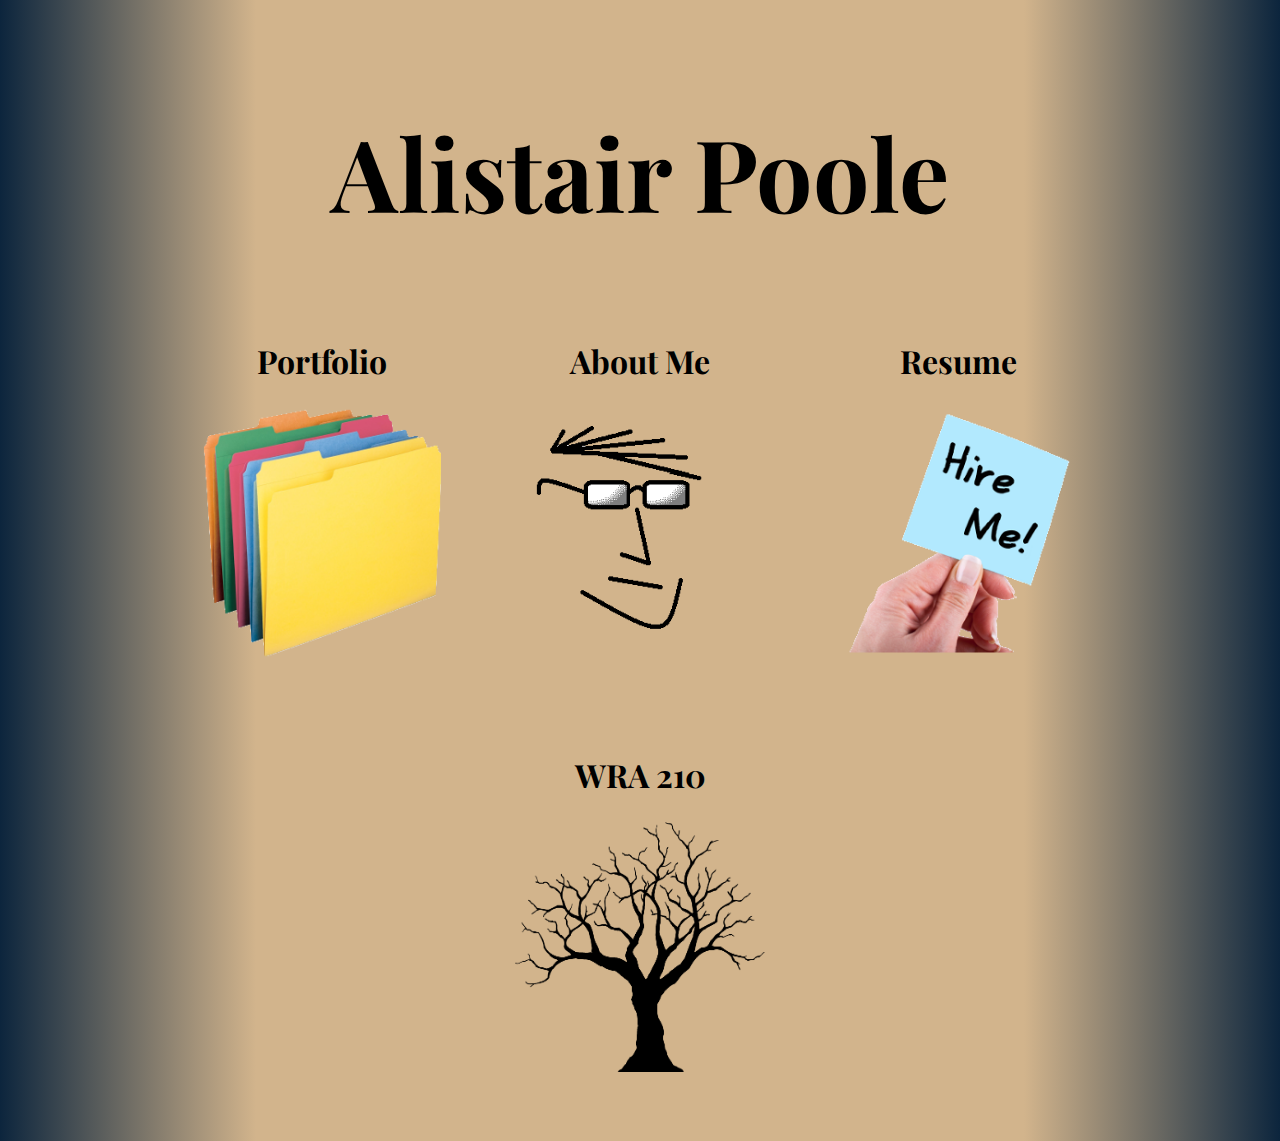
<file: index.html>
<!DOCTYPE html>
<html><head><meta http-equiv="Content-Type" content="text/html; charset=UTF-8">
  <meta charset="utf-8">
  
  <link rel="stylesheet" type="text/css" href="landingstyles.css">
  <link href='https://fonts.googleapis.com/css?family=Playfair+Display' rel='stylesheet' type='text/css'>
  
  <title>
  Alistair Poole
  </title>
  
  </head>
  
  <body id="grad">
  <div class="banner">
  </div>
  <div class="title">
  <h1>Alistair Poole</h1>
  </div>
  <div class="holder">
	<a href="portfolio.html"><div id="button">
		<h2>Portfolio</h2>
		<img src="temp.png" height="250" width="250">
	</div></a>
	<a href="about.html"><div id="button">
		<h2>About Me</h2>
		<img src="profile.png" height="250" width="250">
	</div></a>
	<a href="resume.pdf"><div id="button">
		<h2>Resume</h2>
		<img src="Resume.png" height="250" width="250">
	</div></a>
	<a href="WRA210/WRA210.html"><div id="button">
		<h2>WRA 210</h2>
		<img src="cooltree.png" height="250" width="250">
	</div></a>
  </div>
  </body>
  
 </html>
</file>
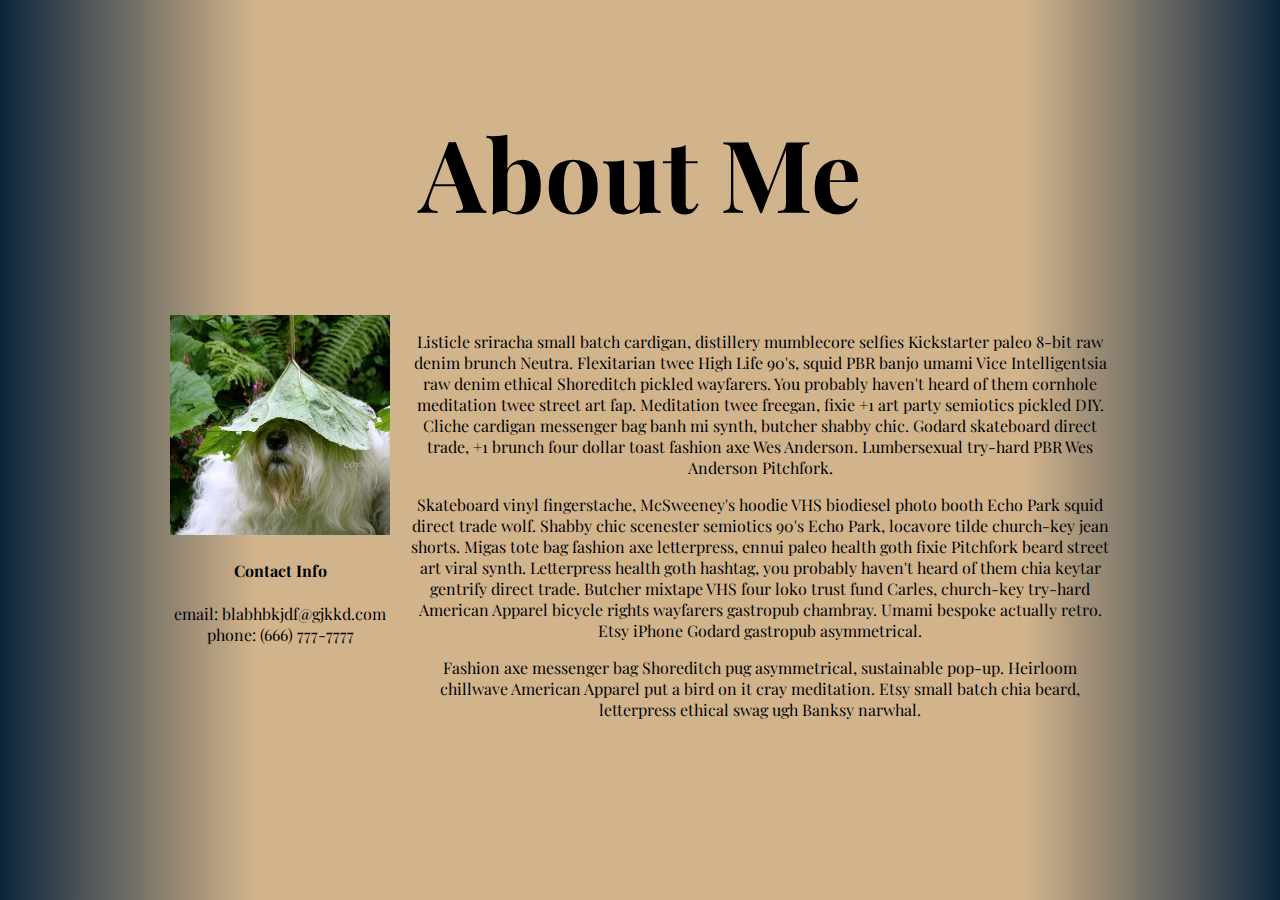
<file: about.html>
<!DOCTYPE html>
<html><head><meta http-equiv="Content-Type" content="text/html; charset=UTF-8">
  <meta charset="utf-8">
  
  <link rel="stylesheet" type="text/css" href="landingstyles.css">
  <link href='https://fonts.googleapis.com/css?family=Playfair+Display' rel='stylesheet' type='text/css'>
  
  <title>
  Alistair Poole
  </title>
  
  </head>
  
  <body id="grad">
	<div class="banner">
	</div>
	<div class="title">
	<h1>About Me</h1>
	</div>
	<div class="holder" style="display: flex;">
		<div class="menu">
			<img src="Wizard.jpg" height="220" width="220"/>
			<h4>Contact Info</h4>
			<p>email: blabhbkjdf@gjkkd.com<br/>phone: (666) 777-7777</p>
		</div>
		<div class="content">
			<p>Listicle sriracha small batch cardigan, distillery mumblecore selfies Kickstarter paleo 8-bit raw denim brunch Neutra. Flexitarian twee High Life 90's, squid PBR banjo umami Vice Intelligentsia raw denim ethical Shoreditch pickled wayfarers. You probably haven't heard of them cornhole meditation twee street art fap. Meditation twee freegan, fixie +1 art party semiotics pickled DIY. Cliche cardigan messenger bag banh mi synth, butcher shabby chic. Godard skateboard direct trade, +1 brunch four dollar toast fashion axe Wes Anderson. Lumbersexual try-hard PBR Wes Anderson Pitchfork.
</p><p>
Skateboard vinyl fingerstache, McSweeney's hoodie VHS biodiesel photo booth Echo Park squid direct trade wolf. Shabby chic scenester semiotics 90's Echo Park, locavore tilde church-key jean shorts. Migas tote bag fashion axe letterpress, ennui paleo health goth fixie Pitchfork beard street art viral synth. Letterpress health goth hashtag, you probably haven't heard of them chia keytar gentrify direct trade. Butcher mixtape VHS four loko trust fund Carles, church-key try-hard American Apparel bicycle rights wayfarers gastropub chambray. Umami bespoke actually retro. Etsy iPhone Godard gastropub asymmetrical.
</p><p>
Fashion axe messenger bag Shoreditch pug asymmetrical, sustainable pop-up. Heirloom chillwave American Apparel put a bird on it cray meditation. Etsy small batch chia beard, letterpress ethical swag ugh Banksy narwhal.</p>
		</div>
	</div>
  </body>
  
 </html>
</file>
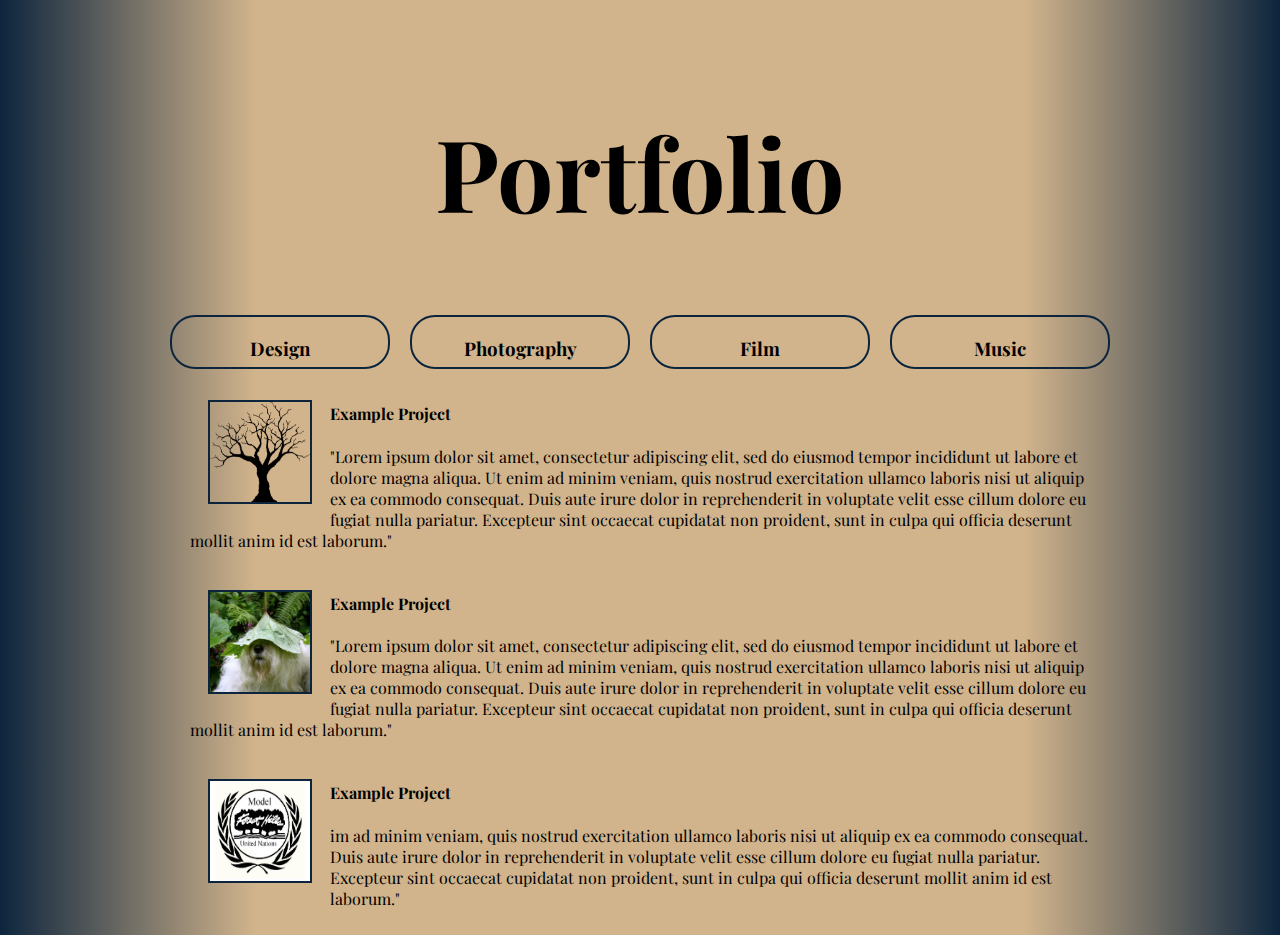
<file: artsdesign.html>
<!DOCTYPE html>
<html><head><meta http-equiv="Content-Type" content="text/html; charset=UTF-8">
  <meta charset="utf-8">
  
  <link rel="stylesheet" type="text/css" href="landingstyles.css">
  <link href='https://fonts.googleapis.com/css?family=Playfair+Display' rel='stylesheet' type='text/css'>
  
  <title>
  Alistair Poole
  </title>
  
  </head>
  
  <body id="grad">
  <div class="banner">
  </div>
  <div class="title">
  <h1>Portfolio</h1>
  </div>
  <div class="filterholder">	
	<div id="filter" class="filter">
	<a href="portfolio.html"><h3>Design</h3></a>
	</div>
	<div id="filter" class="filter">
	<a href="portfolio.html"><h3>Photography</h3></a>
	</div>
	<div id="filter" class="filter">
	<a href="portfolio.html"><h3>Film</h3></a>
	</div>
	<div id="filter" class="filter">
	<a href="portfolio.html"><h3>Music</h3></a>
	</div>
  </div>
  <div class="holder">
	<div id="highlight" class="element">
		<div class="image">
		<img src="cooltree.png" height="100" width="100"/>
		</div>
		<h4>Example Project</h4>
		<p>"Lorem ipsum dolor sit amet, consectetur adipiscing elit, sed do eiusmod tempor incididunt ut labore et dolore magna aliqua. Ut enim ad minim veniam, quis nostrud exercitation ullamco laboris nisi ut aliquip ex ea commodo consequat. Duis aute irure dolor in reprehenderit in voluptate velit esse cillum dolore eu fugiat nulla pariatur. Excepteur sint occaecat cupidatat non proident, sunt in culpa qui officia deserunt mollit anim id est laborum."</p>
	</div>
	<div id="highlight" class="element">
		<div class="image">
		<img src="Wizard.jpg" height="100" width="100"/>
		</div>
		<h4>Example Project</h4>
		<p>"Lorem ipsum dolor sit amet, consectetur adipiscing elit, sed do eiusmod tempor incididunt ut labore et dolore magna aliqua. Ut enim ad minim veniam, quis nostrud exercitation ullamco laboris nisi ut aliquip ex ea commodo consequat. Duis aute irure dolor in reprehenderit in voluptate velit esse cillum dolore eu fugiat nulla pariatur. Excepteur sint occaecat cupidatat non proident, sunt in culpa qui officia deserunt mollit anim id est laborum."</p>
	</div>
	<div id="highlight" class="element">
		<div class="image">
		<img src="FHMUN.png" height="100" width="100"/>
		</div>
		<h4>Example Project</h4>
		<p>im ad minim veniam, quis nostrud exercitation ullamco laboris nisi ut aliquip ex ea commodo consequat. Duis aute irure dolor in reprehenderit in voluptate velit esse cillum dolore eu fugiat nulla pariatur. Excepteur sint occaecat cupidatat non proident, sunt in culpa qui officia deserunt mollit anim id est laborum."</p>
	</div>
  </div>
  </body>
  
 </html>
</file>
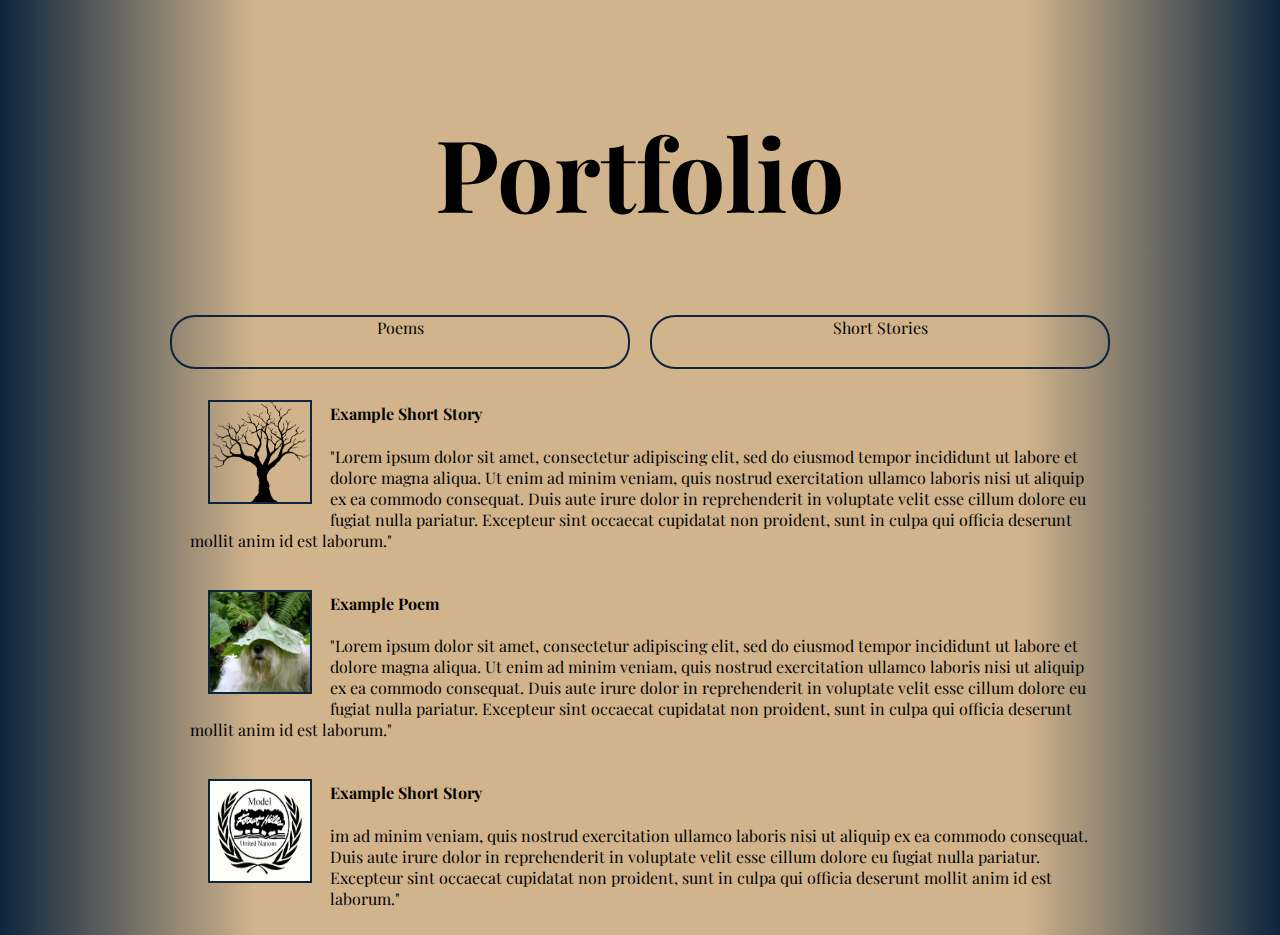
<file: creativewriting.html>
<!DOCTYPE html>
<html><head><meta http-equiv="Content-Type" content="text/html; charset=UTF-8">
  <meta charset="utf-8">
  
  <link rel="stylesheet" type="text/css" href="landingstyles.css">
  <link href='https://fonts.googleapis.com/css?family=Playfair+Display' rel='stylesheet' type='text/css'>
  <!--<script src="showhide.js"></script>-->
  <script>
  $(document).ready(function(){
    var links = $('.bound');
    var divs = $('div');
    links.click(function(event){
       divs.hide();
       divs.filter('.' + event.target.id).show();
    });
  });
  </script>
  <title>
  Alistair Poole
  </title>
  
  </head>
  
  <body id="grad">
  <div class="banner">
  </div>
  <div class="title">
  <h1>Portfolio</h1>
  </div>
  <div class="filterholder">	
	<!--<div id="filter" class="filter" onclick="showhide1()">
	<h3>Poems</h3>
	</div>
	<div id="filter" class="filter" onclick="showhide2()">
	<h3>Short Stories</h3>
	</div>-->
	<div id="filter" class="filter">
	<a href="#" class="bound" id="poem">Poems</a>
	</div>
	<div id="filter" class="filter">
	<a href="#" class="bound" id="short">Short Stories</a>
	</div>
  </div>
  <div class="holder">
	<div id="poem" class="element">
		<div class="image">
		<img src="cooltree.png" height="100" width="100"/>
		</div>
		<h4>Example Short Story</h4>
		<p>"Lorem ipsum dolor sit amet, consectetur adipiscing elit, sed do eiusmod tempor incididunt ut labore et dolore magna aliqua. Ut enim ad minim veniam, quis nostrud exercitation ullamco laboris nisi ut aliquip ex ea commodo consequat. Duis aute irure dolor in reprehenderit in voluptate velit esse cillum dolore eu fugiat nulla pariatur. Excepteur sint occaecat cupidatat non proident, sunt in culpa qui officia deserunt mollit anim id est laborum."</p>
	</div>
	<div id="poem" class="element">
		<div class="image">
		<img src="Wizard.jpg" height="100" width="100"/>
		</div>
		<h4>Example Poem</h4>
		<p>"Lorem ipsum dolor sit amet, consectetur adipiscing elit, sed do eiusmod tempor incididunt ut labore et dolore magna aliqua. Ut enim ad minim veniam, quis nostrud exercitation ullamco laboris nisi ut aliquip ex ea commodo consequat. Duis aute irure dolor in reprehenderit in voluptate velit esse cillum dolore eu fugiat nulla pariatur. Excepteur sint occaecat cupidatat non proident, sunt in culpa qui officia deserunt mollit anim id est laborum."</p>
	</div>
	<div id="short" class="element">
		<div class="image">
		<img src="FHMUN.png" height="100" width="100"/>
		</div>
		<h4>Example Short Story</h4>
		<p>im ad minim veniam, quis nostrud exercitation ullamco laboris nisi ut aliquip ex ea commodo consequat. Duis aute irure dolor in reprehenderit in voluptate velit esse cillum dolore eu fugiat nulla pariatur. Excepteur sint occaecat cupidatat non proident, sunt in culpa qui officia deserunt mollit anim id est laborum."</p>
	</div>
  </div>
  </body>
  
 </html>
</file>
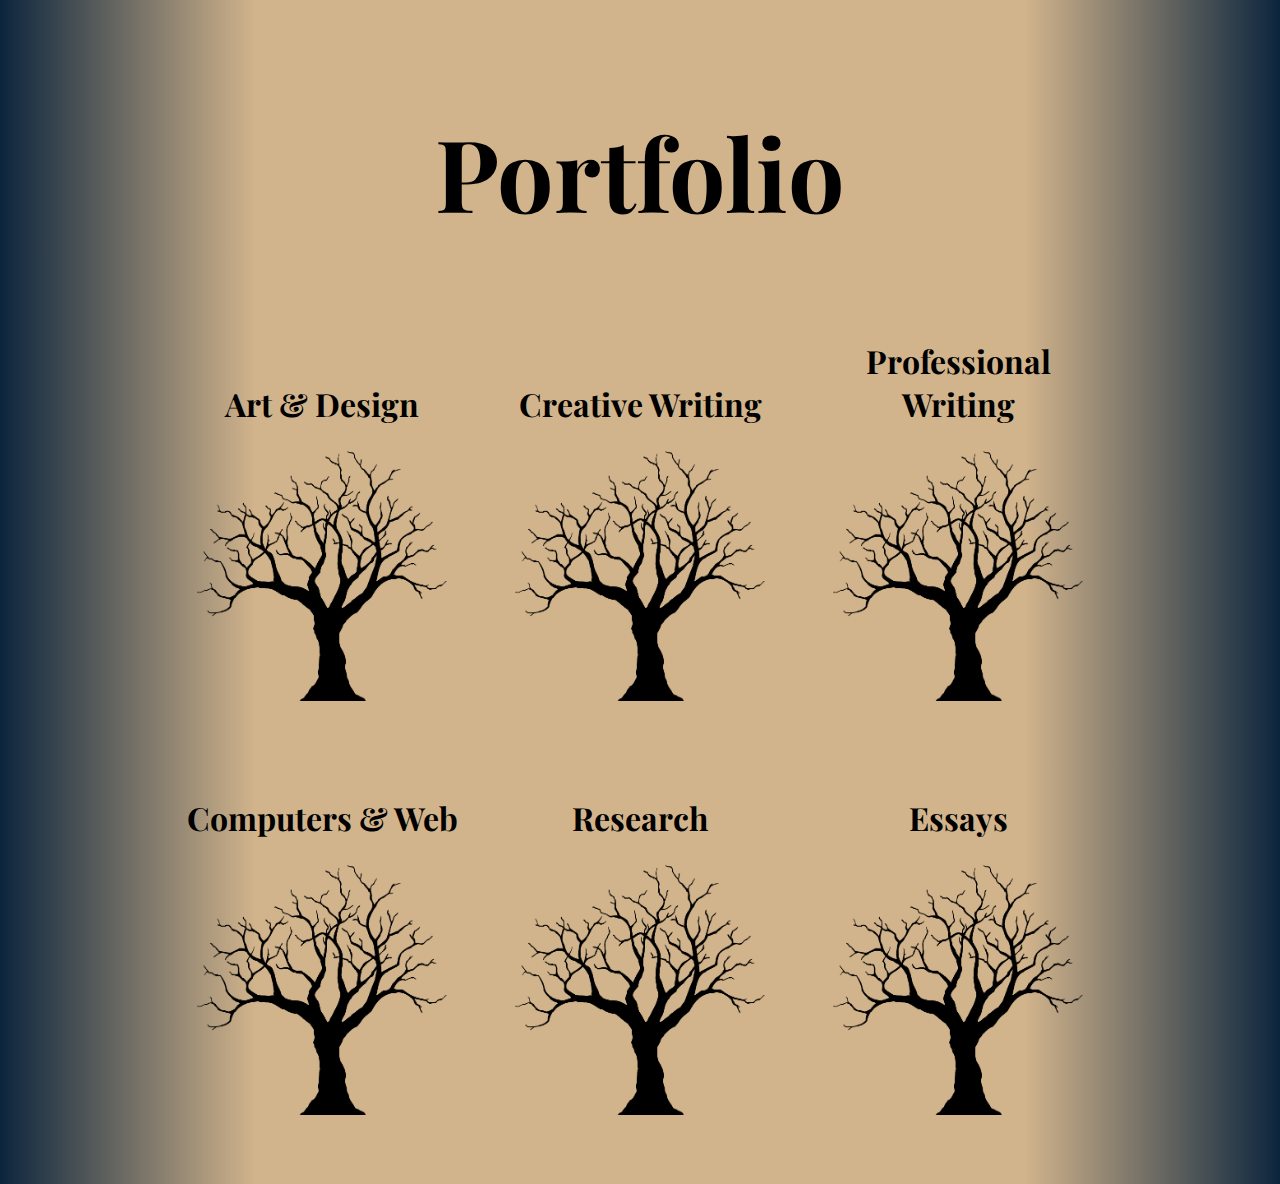
<file: portfolio.html>
<!DOCTYPE html>
<html><head><meta http-equiv="Content-Type" content="text/html; charset=UTF-8">
  <meta charset="utf-8">
  
  <link rel="stylesheet" type="text/css" href="landingstyles.css">
  <link href='https://fonts.googleapis.com/css?family=Playfair+Display' rel='stylesheet' type='text/css'>
  
  <title>
  Alistair Poole
  </title>
  
  </head>
  
  <body id="grad">
  <div class="banner">
  </div>
  <div class="title">
  <h1>Portfolio</h1>
  </div>
  <div class="holder">
	<a href="artsdesign.html"><div id="button">
		<h2>Art &#38 Design</h2>
		<img src="cooltree.png" height="250" width="250">
	</div></a>
	<a href="creativewriting.html"><div id="button">
		<h2>Creative Writing</h2>
		<img src="cooltree.png" height="250" width="250">
	</div></a>
	<a href="professionalwriting.html"><div id="button">
		<h2>Professional Writing</h2>
		<img src="cooltree.png" height="250" width="250">
	</div></a>
	<a href="computers.html"><div id="button">
		<h2>Computers &#38 Web</h2>
		<img src="cooltree.png" height="250" width="250">
	</div></a>
	<a href="research.html"><div id="button">
		<h2>Research</h2>
		<img src="cooltree.png" height="250" width="250">
	</div></a>
	<a href="essays.html"><div id="button">
		<h2>Essays</h2>
		<img src="cooltree.png" height="250" width="250">
	</div></a>
  </div>
  </body>
  
 </html>
</file>
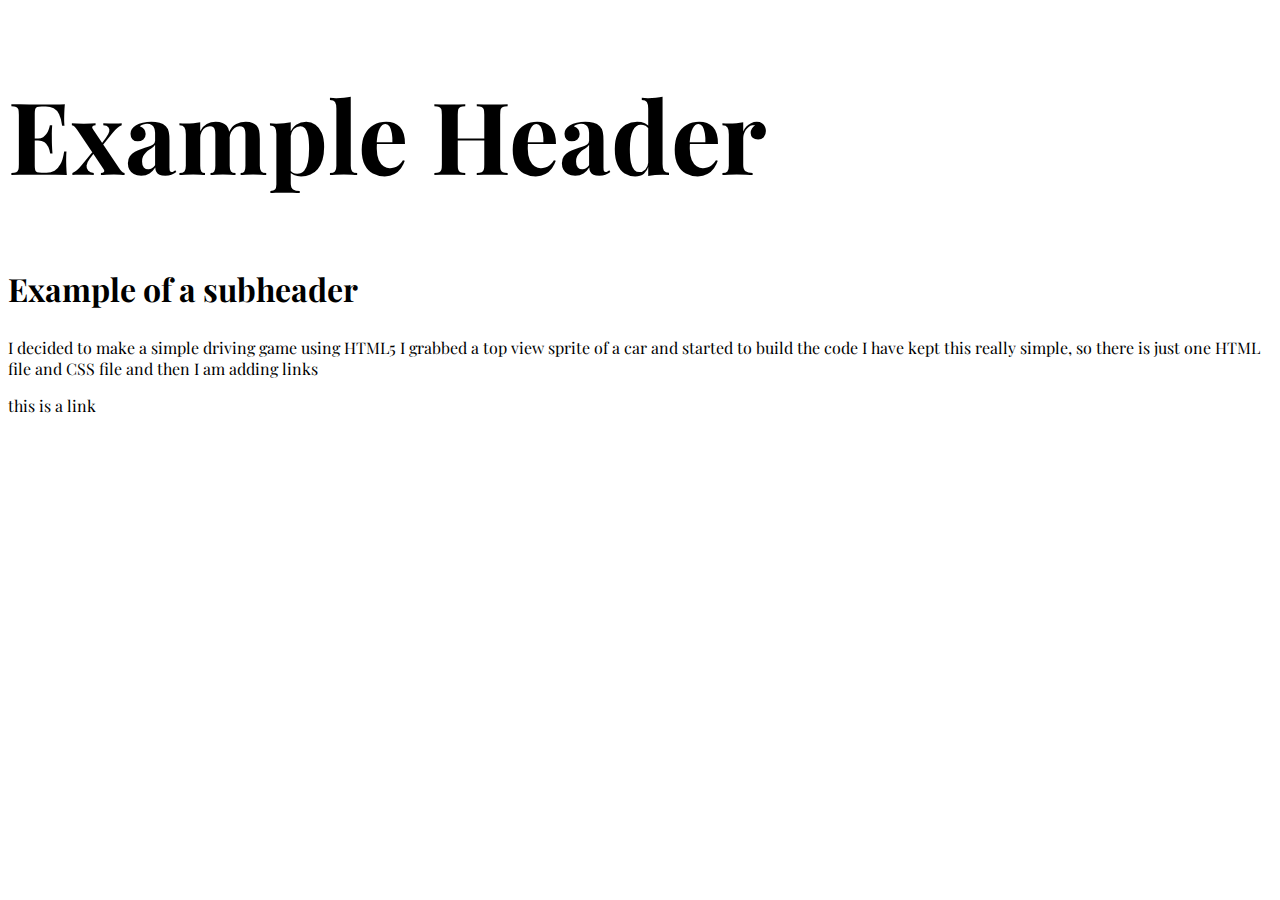
<file: typecard.html>
<!Doctype html>
<html>
<head>
<link rel="stylesheet" type="text/css" href="landingstyles.css">
<link href='https://fonts.googleapis.com/css?family=Playfair+Display' rel='stylesheet' type='text/css'>
</head>
<h1>Example Header</h1>
<h2>Example of a subheader</h2>
<p>I decided to make a simple driving game using HTML5 I grabbed a top view sprite of a car and started to build the code I have kept this really simple, so there is just one HTML file and CSS file and then I am adding links</p>
<a>this is a link</a>
</html>
</file>
<file: landingstyles.css>
/*body {
	background-image: url("gradient.png");
	background-repeat: repeat-x;
}*/

#grad {
  background: -webkit-linear-gradient(left, #0C253D, tan, tan, tan, tan, #0C253D);
  background: -o-linear-gradient(left, #0C253D, tan, tan, tan, tan, #0C253D);
  background: -moz-linear-gradient(left, #0C253D, tan, tan, tan, tan, #0C253D);
  background: linear-gradient(left, #0C253D, tan, tan, tan, tan, #0C253D);
}

div.banner {
	max-height: 100px;
	min-height: 30px;
}

div.title {
	height: 200px;
	text-align: center;
}

div.holder {
	position: relative;
	max-width: 960px;
	margin-left: auto;
	margin-right: auto;
	text-align: center;
}

div.filterholder {
	position: relative;
	margin-left: auto;
	margin-right: auto;
	display: -webkit-flex;
	display: flex;
	max-width: 960px;
}

div.button {
	display: inline-block;
	width: 300px;
	height: 400px;
	margin: 8px;
	text-align: center;
}

div.filter {
  -webkit-flex: initial;
          flex: initial;
  width: 500px;
  min-width: 100px;
  height: 50px;
  display: inline;
  text-align: center;
}

div.element {
	position: relative;
	max-width: 900px;
	margin-left: auto;
	margin-right: auto;
	text-align: left;
	overflow: auto;
	margin-top: 1px;
	margin-bottom: 1px;
	border: 2px solid rgba(255,0,0,0);
}

div.element:hover {
	margin-top: 1px;
	margin-bottom: 1px;
	border: 2px solid #0C253D;
}

div.image {
	float: left;
	height: 100px;
	width: 100px;
	margin: 18px;
	border: 2px solid #0C253D;
}

div.menu {
	width: 220px;
	margin: 10px;
}

div.content {
	flex-grow: 1;
	margin: 10px;
}

div.bflourish {
	margin-left: auto;
	margin-right: auto
}

#button {
    border-radius: 25px;
    width: 300px;
    height: 400px;
	margin: 7px;
	display: inline-block;
	text-align: center;
}

#button:hover {
    border-radius: 25px;
    width: 300px;
    height: 400px;
	margin: 7px;
	display: inline-block;
	text-align: center;
	background: -webkit-radial-gradient( white 20%, rgba(255,0,0,0), rgba(255,0,0,0));
	background: -o-radial-gradient(white 20%, rgba(255,0,0,0), rgba(255,0,0,0));
	background: -moz-radial-gradient(white 20%, rgba(255,0,0,0), rgba(255,0,0,0));
	background: radial-gradient(white 20%, rgba(255,0,0,0), rgba(255,0,0,0));
}

/* Unused

#highlight {
	margin-top: 1px;
	margin-bottom: 1px;
	border: 2px solid rgba(255,0,0,0);
}

#highlight:hover {
	margin-top: 1px;
	margin-bottom: 1px;
	border: 2px solid #0C253D; /*
	background: -webkit-radial-gradient( #F0E0FF, #FFFFFF 70%, #0C253D, #F0E0FF);
	background: -o-radial-gradient( #F0E0FF, #FFFFFF 70%, #0C253D, #F0E0FF);
	background: -moz-radial-gradient( #F0E0FF, #FFFFFF 70%, #0C253D, #F0E0FF);
	background: radial-gradient( #F0E0FF, #FFFFFF 70%, #0C253D, #F0E0FF);
}

*/

#filter {
    border-radius: 25px;
	border: 2px solid #0C253D;
	margin: 10px
}

#filter:hover {
    border-radius: 25px;
	border: 0px solid;
	margin: 12px;
	background: -webkit-radial-gradient(#FFFFFF 40%, rgba(255,0,0,0), rgba(255,0,0,0));
	background: -o-radial-gradient(#FFFFFF 40%, rgba(255,0,0,0), rgba(255,0,0,0));
	background: -moz-radial-gradient(#FFFFFF 40%, rgba(255,0,0,0), rgba(255,0,0,0));
	background: radial-gradient(#FFFFFF 40%, rgba(255,0,0,0), rgba(255,0,0,0));
}

h1 {
	font-size: 100px;
	font-family: 'Playfair Display', serif;
	/*font-family: "Comic Sans MS", cursive, sans-serif;*/
}

h2 {
	font-size: 2em;
	font-family: 'Playfair Display', serif;
	/*font-family: "Comic Sans MS", cursive, sans-serif;*/
}

h3, h4, h5, h6, h7, p {
	font-family: 'Playfair Display', serif;
	/*font-family: "Comic Sans MS", cursive, sans-serif;*/
}

a {
	color: black;
	font-family: 'Playfair Display', serif;
	text-decoration: none;
}
</file>
